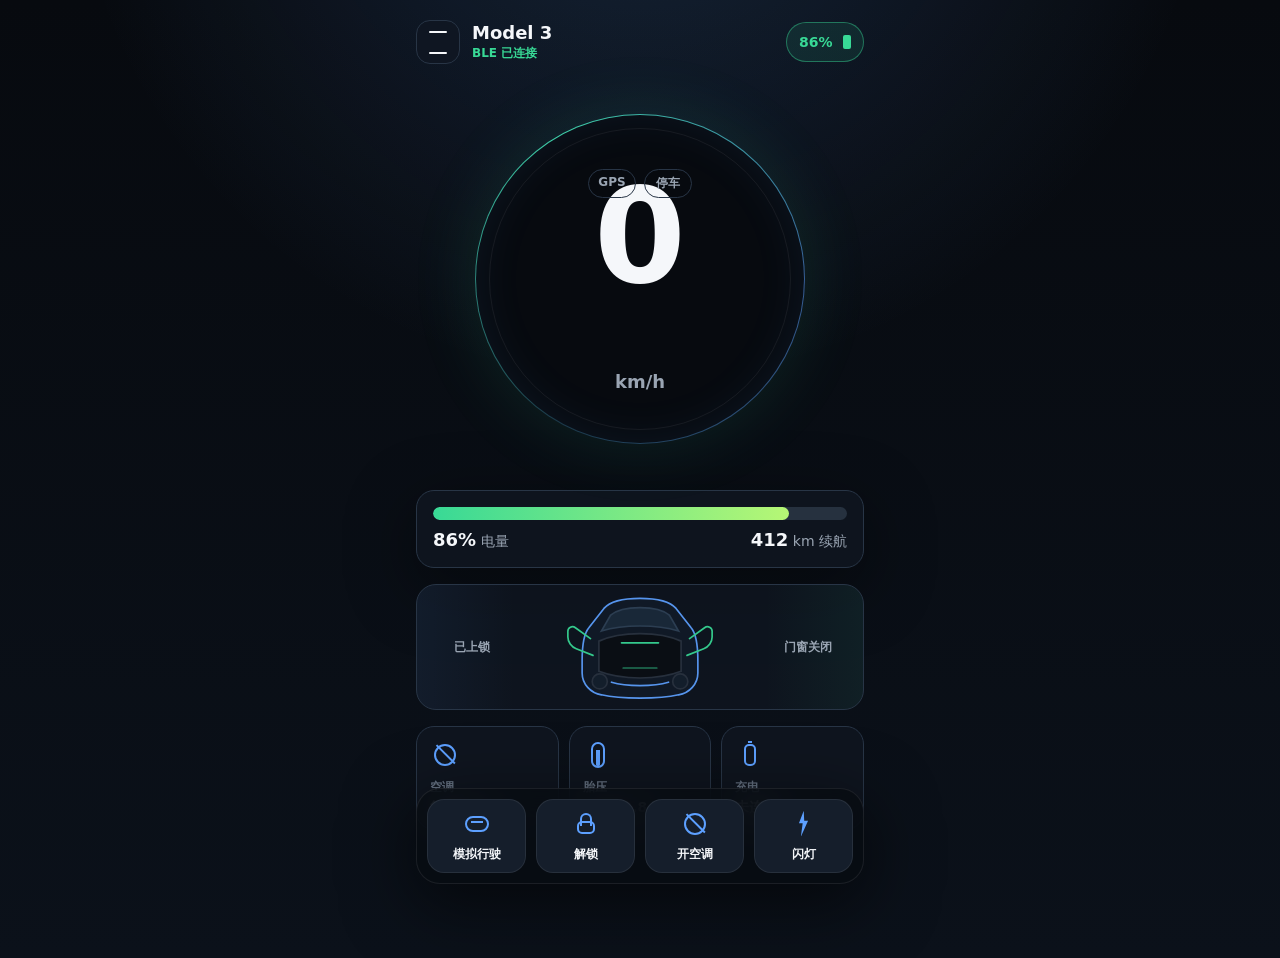
<file: app/index.html>
<!doctype html>
<html lang="zh-CN">
  <head>
    <meta charset="UTF-8" />
    <meta name="viewport" content="width=device-width, initial-scale=1.0, viewport-fit=cover" />
    <meta name="theme-color" content="#070a0f" />
    <title>T-Dash Prototype</title>
    <link rel="manifest" href="./manifest.webmanifest" />
    <link rel="stylesheet" href="./styles.css" />
  </head>
  <body>
    <main class="app-shell" aria-label="T-Dash 仪表盘原型">
      <section class="dashboard">
        <header class="topbar">
          <button class="icon-button" id="menuButton" type="button" aria-label="菜单">
            <span></span>
            <span></span>
          </button>
          <div>
            <p class="vehicle-name">Model 3</p>
            <p class="connection" id="connectionText">BLE 已连接</p>
          </div>
          <div class="battery-pill">
            <span id="batteryTop">86%</span>
            <i></i>
          </div>
        </header>

        <section class="speed-panel" aria-label="车速">
          <div class="speed-ring">
            <div class="speed-meta">
              <span id="speedSource">GPS</span>
              <span id="driveModeLabel">停车</span>
            </div>
            <strong id="speedValue">0</strong>
            <small>km/h</small>
          </div>
        </section>

        <section class="energy-panel" aria-label="电量与续航">
          <div class="battery-track">
            <div class="battery-fill" id="batteryFill"></div>
          </div>
          <div class="energy-row">
            <span><b id="batteryPercent">86%</b> 电量</span>
            <span><b id="rangeValue">412</b> km 续航</span>
          </div>
        </section>

        <section class="vehicle-visual" aria-label="车辆状态示意">
          <img src="./assets/car-top.svg" alt="" />
          <div class="visual-state visual-state-left" id="lockState">已上锁</div>
          <div class="visual-state visual-state-right" id="doorState">门窗关闭</div>
        </section>

        <section class="status-grid" aria-label="状态概览">
          <article class="status-card">
            <span class="card-icon climate-icon"></span>
            <div>
              <p>空调</p>
              <strong id="climateStatus">待机 22°C</strong>
            </div>
          </article>
          <article class="status-card">
            <span class="card-icon tire-icon"></span>
            <div>
              <p>胎压</p>
              <strong id="tireStatus">2.8 / 2.8</strong>
            </div>
          </article>
          <article class="status-card">
            <span class="card-icon charge-icon"></span>
            <div>
              <p>充电</p>
              <strong id="chargeStatus">未连接</strong>
            </div>
          </article>
        </section>
      </section>

      <nav class="controls" aria-label="车辆快捷控制">
        <button class="control-button" id="driveToggle" type="button">
          <span class="control-icon drive-icon"></span>
          <span id="driveToggleText">模拟行驶</span>
        </button>
        <button class="control-button" data-action="lock" type="button">
          <span class="control-icon lock-icon"></span>
          <span id="lockButtonText">解锁</span>
        </button>
        <button class="control-button" data-action="climate" type="button">
          <span class="control-icon fan-icon"></span>
          <span id="climateButtonText">开空调</span>
        </button>
        <button class="control-button" data-action="flash" type="button">
          <span class="control-icon flash-icon"></span>
          <span>闪灯</span>
        </button>
      </nav>

      <aside class="toast" id="toast" role="status"></aside>
    </main>

    <script src="./main.js"></script>
  </body>
</html>
</file>
<file: app/styles.css>
:root {
  color-scheme: dark;
  --bg: #070a0f;
  --panel: #101722;
  --panel-2: #151e2b;
  --panel-3: #1b2635;
  --text: #f5f7fa;
  --muted: #9aa5b3;
  --weak: #647080;
  --line: #283546;
  --accent: #38d996;
  --accent-2: #5da0ff;
  --warn: #ffb547;
  --danger: #ff5c5c;
  --shadow: 0 18px 70px rgba(0, 0, 0, 0.45);
  font-family:
    Inter, ui-sans-serif, system-ui, -apple-system, BlinkMacSystemFont, "Segoe UI",
    "PingFang SC", "Microsoft YaHei", sans-serif;
}

* {
  box-sizing: border-box;
}

html,
body {
  min-height: 100%;
  margin: 0;
  background:
    radial-gradient(circle at 50% -20%, rgba(93, 160, 255, 0.18), transparent 36rem),
    linear-gradient(180deg, #070a0f 0%, #0b111a 100%);
  color: var(--text);
}

button {
  border: 0;
  color: inherit;
  font: inherit;
}

.app-shell {
  position: relative;
  display: grid;
  grid-template-rows: 1fr auto;
  width: min(100vw, 480px);
  min-height: 100dvh;
  margin: 0 auto;
  padding: max(16px, env(safe-area-inset-top)) 16px max(16px, env(safe-area-inset-bottom));
}

.dashboard {
  display: grid;
  gap: 16px;
  align-content: start;
}

.topbar {
  display: grid;
  grid-template-columns: 44px 1fr auto;
  gap: 12px;
  align-items: center;
  min-height: 52px;
}

.icon-button {
  display: grid;
  place-items: center;
  width: 44px;
  height: 44px;
  padding: 0;
  border: 1px solid var(--line);
  border-radius: 14px;
  background: rgba(16, 23, 34, 0.86);
}

.icon-button span {
  display: block;
  width: 18px;
  height: 2px;
  margin: 3px 0;
  border-radius: 10px;
  background: var(--text);
}

.vehicle-name,
.connection,
.status-card p,
.energy-row,
.speed-meta {
  margin: 0;
}

.vehicle-name {
  font-size: 18px;
  font-weight: 760;
}

.connection {
  margin-top: 2px;
  color: var(--accent);
  font-size: 12px;
  font-weight: 650;
}

.connection.is-driving {
  color: var(--warn);
}

.battery-pill {
  display: inline-grid;
  grid-template-columns: auto 8px;
  gap: 7px;
  align-items: center;
  min-width: 78px;
  height: 40px;
  padding: 0 12px;
  border: 1px solid rgba(56, 217, 150, 0.44);
  border-radius: 999px;
  background: rgba(56, 217, 150, 0.1);
  color: var(--accent);
  font-size: 14px;
  font-weight: 800;
}

.battery-pill i {
  display: block;
  width: 8px;
  height: 14px;
  border-radius: 2px;
  background: currentColor;
}

.speed-panel {
  display: grid;
  place-items: center;
  min-height: clamp(258px, 48dvh, 390px);
}

.speed-ring {
  position: relative;
  display: grid;
  place-items: center;
  width: min(78vw, 330px);
  aspect-ratio: 1;
  border: 1px solid rgba(93, 160, 255, 0.18);
  border-radius: 50%;
  background:
    linear-gradient(var(--bg), var(--bg)) padding-box,
    conic-gradient(from 210deg, rgba(56, 217, 150, 0.1), var(--accent), rgba(93, 160, 255, 0.45), rgba(56, 217, 150, 0.1)) border-box;
  box-shadow:
    inset 0 0 48px rgba(93, 160, 255, 0.08),
    0 0 68px rgba(56, 217, 150, 0.12);
}

.speed-ring::before {
  content: "";
  position: absolute;
  inset: 13px;
  border: 1px solid rgba(245, 247, 250, 0.06);
  border-radius: inherit;
}

.speed-ring strong {
  margin-top: 14px;
  font-size: clamp(88px, 28vw, 132px);
  font-weight: 860;
  line-height: 0.88;
  letter-spacing: 0;
}

.speed-ring small {
  margin-top: -24px;
  color: var(--muted);
  font-size: 18px;
  font-weight: 720;
}

.speed-meta {
  position: absolute;
  top: 54px;
  display: flex;
  gap: 8px;
  color: var(--muted);
  font-size: 12px;
  font-weight: 760;
}

.speed-meta span {
  min-width: 48px;
  padding: 5px 8px;
  border: 1px solid var(--line);
  border-radius: 999px;
  text-align: center;
}

.energy-panel {
  display: grid;
  gap: 9px;
  padding: 16px;
  border: 1px solid var(--line);
  border-radius: 18px;
  background: rgba(16, 23, 34, 0.76);
  box-shadow: var(--shadow);
}

.battery-track {
  width: 100%;
  height: 13px;
  overflow: hidden;
  border-radius: 999px;
  background: #26313f;
}

.battery-fill {
  width: 86%;
  height: 100%;
  border-radius: inherit;
  background: linear-gradient(90deg, var(--accent), #b6f775);
  transition: width 450ms ease;
}

.energy-row {
  display: flex;
  justify-content: space-between;
  color: var(--muted);
  font-size: 14px;
}

.energy-row b {
  color: var(--text);
  font-size: 18px;
}

.vehicle-visual {
  position: relative;
  display: grid;
  place-items: center;
  min-height: 126px;
  border: 1px solid var(--line);
  border-radius: 20px;
  background:
    linear-gradient(90deg, rgba(93, 160, 255, 0.06), transparent 22%, transparent 78%, rgba(56, 217, 150, 0.06)),
    rgba(16, 23, 34, 0.72);
}

.vehicle-visual img {
  width: min(46vw, 190px);
  max-height: 104px;
  opacity: 0.92;
}

.visual-state {
  position: absolute;
  top: 50%;
  width: 86px;
  transform: translateY(-50%);
  color: var(--muted);
  font-size: 12px;
  font-weight: 700;
  text-align: center;
}

.visual-state-left {
  left: 12px;
}

.visual-state-right {
  right: 12px;
}

.status-grid {
  display: grid;
  grid-template-columns: repeat(3, minmax(0, 1fr));
  gap: 10px;
}

.status-card {
  display: grid;
  gap: 9px;
  min-height: 100px;
  padding: 13px;
  border: 1px solid var(--line);
  border-radius: 18px;
  background: rgba(16, 23, 34, 0.82);
}

.status-card p {
  color: var(--weak);
  font-size: 12px;
  font-weight: 680;
}

.status-card strong {
  display: block;
  margin-top: 3px;
  font-size: 14px;
  line-height: 1.22;
}

.card-icon,
.control-icon {
  position: relative;
  display: inline-block;
  width: 30px;
  height: 30px;
  color: var(--accent-2);
}

.card-icon::before,
.card-icon::after,
.control-icon::before,
.control-icon::after {
  content: "";
  position: absolute;
  inset: 6px;
  border: 2px solid currentColor;
  border-radius: 8px;
}

.climate-icon::before,
.fan-icon::before {
  inset: 4px;
  border-radius: 50%;
}

.climate-icon::after,
.fan-icon::after {
  inset: 13px 2px;
  border-width: 2px 0 0;
  border-radius: 0;
  transform: rotate(45deg);
}

.tire-icon::before {
  inset: 2px 8px;
  border-radius: 999px;
}

.tire-icon::after {
  inset: 10px 13px 4px;
  border-width: 0 2px 2px;
  border-radius: 0 0 8px 8px;
}

.charge-icon::before {
  inset: 4px 9px;
  border-radius: 5px;
}

.charge-icon::after {
  inset: 1px 13px 23px;
  border-width: 2px 0 0;
  border-radius: 0;
}

.drive-icon::before {
  inset: 7px 3px;
  border-radius: 999px;
}

.drive-icon::after {
  inset: 12px 9px;
  border-width: 2px 0 0;
  border-radius: 0;
}

.lock-icon::before {
  inset: 12px 6px 5px;
  border-radius: 5px;
}

.lock-icon::after {
  inset: 4px 9px 13px;
  border-width: 2px 2px 0;
  border-radius: 999px 999px 0 0;
}

.flash-icon::before {
  inset: 2px 9px 2px 9px;
  border-width: 0;
  background: currentColor;
  clip-path: polygon(52% 0, 12% 48%, 43% 48%, 28% 100%, 88% 38%, 56% 38%);
}

.flash-icon::after {
  display: none;
}

.controls {
  position: sticky;
  bottom: max(16px, env(safe-area-inset-bottom));
  display: grid;
  grid-template-columns: repeat(4, minmax(0, 1fr));
  gap: 10px;
  margin-top: 16px;
  padding: 10px;
  border: 1px solid rgba(245, 247, 250, 0.08);
  border-radius: 24px;
  background: rgba(8, 12, 18, 0.86);
  backdrop-filter: blur(18px);
  box-shadow: 0 18px 70px rgba(0, 0, 0, 0.58);
}

.control-button {
  display: grid;
  place-items: center;
  gap: 6px;
  min-height: 74px;
  padding: 8px 4px;
  border: 1px solid rgba(245, 247, 250, 0.08);
  border-radius: 17px;
  background: var(--panel-2);
  color: var(--text);
  font-size: 12px;
  font-weight: 780;
  cursor: pointer;
}

.control-button:active {
  transform: translateY(1px);
}

.icon-button:focus-visible,
.control-button:focus-visible {
  outline: 3px solid rgba(93, 160, 255, 0.92);
  outline-offset: 3px;
  box-shadow:
    0 0 0 6px rgba(93, 160, 255, 0.18),
    0 0 32px rgba(93, 160, 255, 0.28);
}

.control-button[disabled] {
  cursor: not-allowed;
  opacity: 0.42;
}

.app-shell.is-driving .controls {
  grid-template-columns: 1fr;
}

.app-shell.is-driving .control-button:not(#driveToggle) {
  display: none;
}

.toast {
  position: fixed;
  left: 50%;
  bottom: calc(106px + env(safe-area-inset-bottom));
  z-index: 10;
  width: min(calc(100vw - 32px), 420px);
  min-height: 44px;
  padding: 12px 16px;
  border: 1px solid rgba(245, 247, 250, 0.08);
  border-radius: 16px;
  background: rgba(20, 26, 34, 0.94);
  color: var(--text);
  font-size: 14px;
  font-weight: 680;
  text-align: center;
  opacity: 0;
  pointer-events: none;
  transform: translate(-50%, 10px);
  transition:
    opacity 180ms ease,
    transform 180ms ease;
}

.toast.is-visible {
  opacity: 1;
  transform: translate(-50%, 0);
}

@media (orientation: landscape) and (max-height: 520px) {
  .app-shell {
    grid-template-columns: 1fr 112px;
    grid-template-rows: 1fr;
    max-width: 920px;
    width: 100vw;
    gap: 14px;
  }

  .dashboard {
    grid-template-columns: 1.15fr 0.9fr;
    grid-template-rows: auto 1fr auto;
    gap: 12px;
  }

  .topbar,
  .speed-panel {
    grid-column: 1;
  }

  .speed-panel {
    min-height: 0;
  }

  .speed-ring {
    width: min(48vh, 300px);
  }

  .vehicle-visual {
    grid-column: 2;
    grid-row: 1 / span 2;
    min-height: 0;
  }

  .status-grid,
  .energy-panel {
    grid-column: 2;
  }

  .status-grid {
    grid-template-columns: 1fr;
  }

  .controls {
    grid-template-columns: 1fr;
    align-self: stretch;
    margin-top: 0;
  }

  .toast {
    bottom: 18px;
  }
}
</file>
